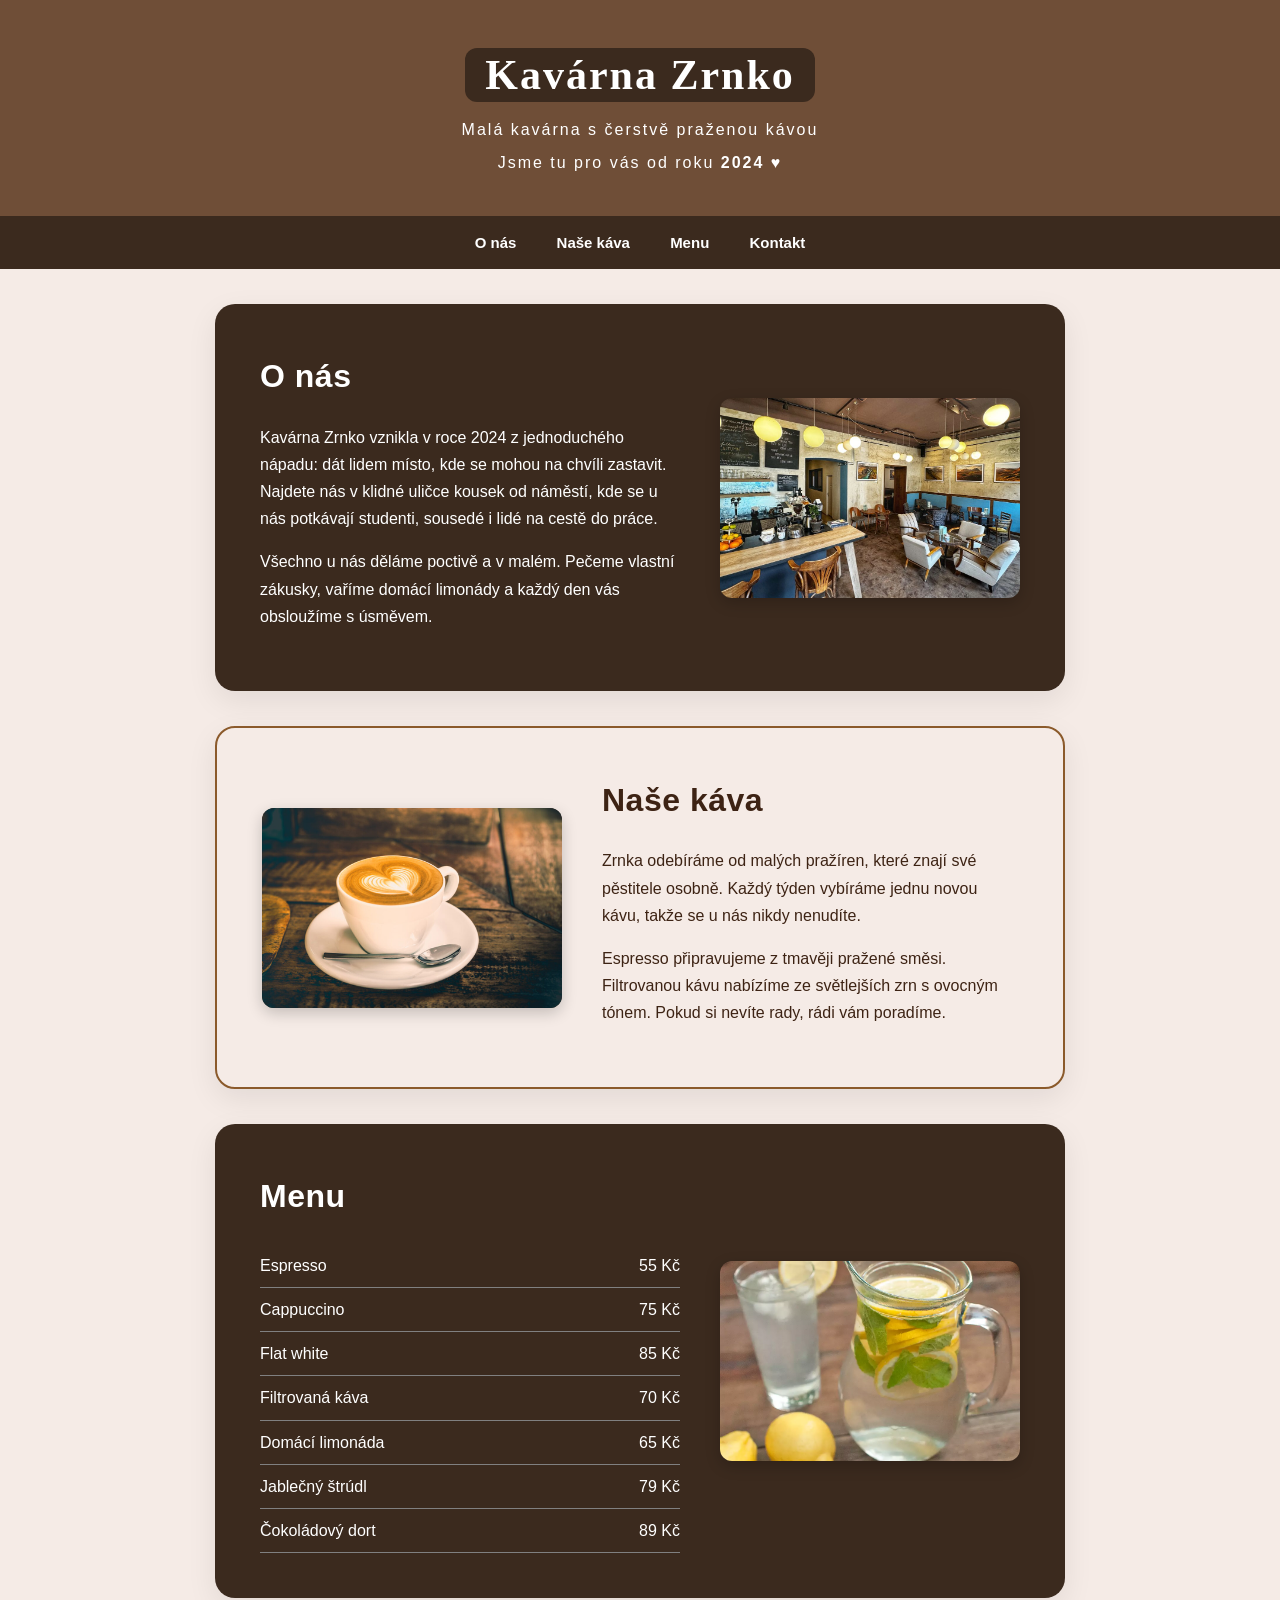
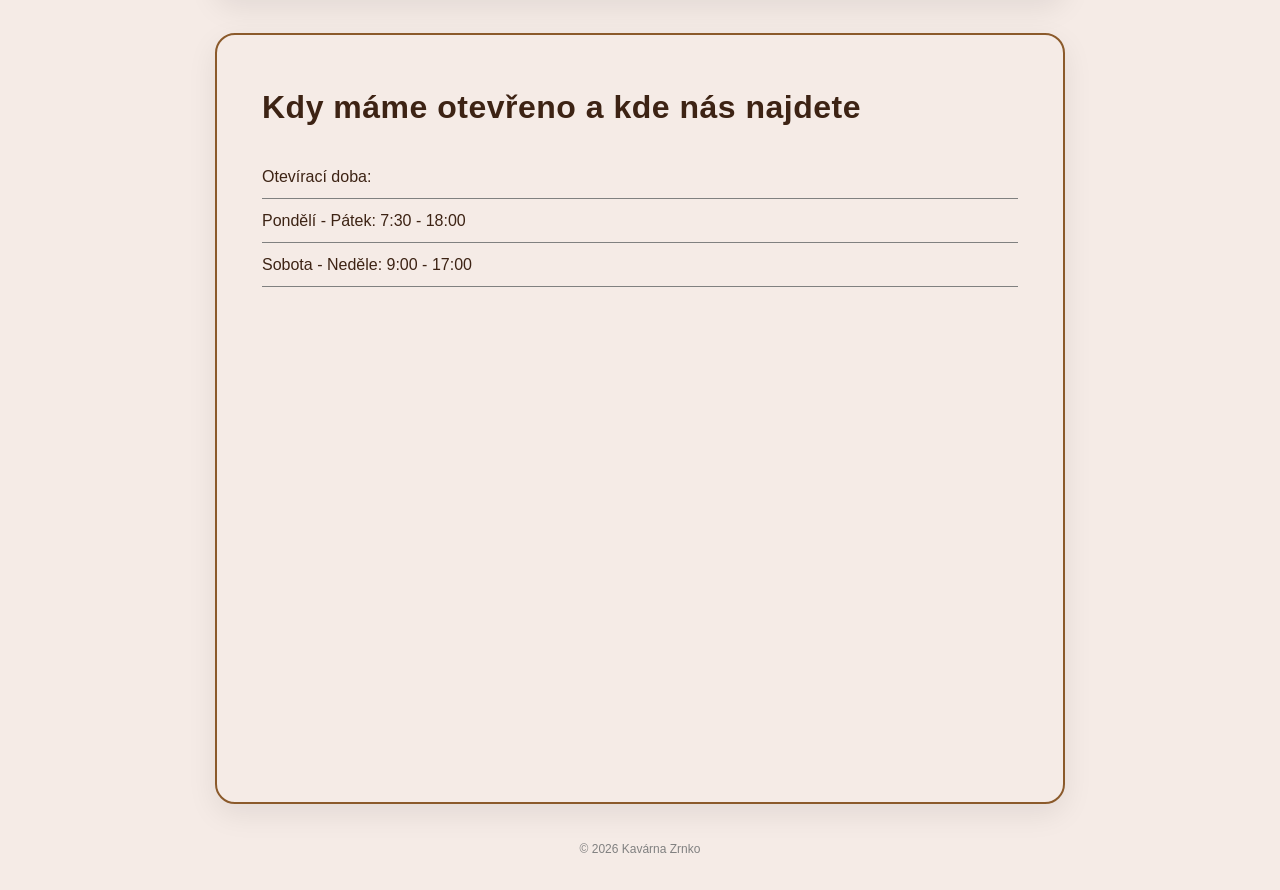
<file: index.html>
<!DOCTYPE html>
<html lang="cs">
<head>
    <meta charset="UTF-8">
    <meta name="viewport" content="width=device-width, initial-scale=1.0">
    <title>Kavárna Zrnko</title>
    <link rel="stylesheet" href="kavarna.css">
    <link rel="icon" type="image/x-icon" href="favicon.ico">

</head>
<body>
    <h1 id="header"><a href="index.html" aria-current="page">Kavárna Zrnko</a>  <span>Malá kavárna s čerstvě praženou kávou</span><span>Jsme tu pro vás od roku <b>2024</b> ♥ </span></h1>

    <div id="nav">
        <a href="o-nas.html">O nás</a>
        <a href="kava.html">Naše káva</a>
        <a href="menu.html">Menu</a>
        <a href="kontakt.html">Kontakt</a>
    </div>

    <div class="obsah">
        <div class="cerne" id="o-nas">
            <div class="kavarna-galerie vpravo">
                <img src="cafe-regner-kavarna-plzen.jpg" alt="Interiér kavárny 1">
                <img src="images.jpg" alt="Interiér kavárny 2">
                <img src="images (1).jpg" alt="Interiér kavárny 3">
            </div>
            <div class="text-blok">
                <h2>O nás</h2>
                <p>Kavárna Zrnko vznikla v roce 2024 z jednoduchého nápadu: dát lidem místo, kde se mohou na chvíli zastavit. Najdete nás v klidné uličce kousek od náměstí, kde se u nás potkávají studenti, sousedé i lidé na cestě do práce.</p>
                <p>Všechno u nás děláme poctivě a v malém. Pečeme vlastní zákusky, vaříme domácí limonády a každý den vás obsloužíme s úsměvem.</p>
            </div>
        </div>

        <div class="bile" id="kava">
            <div class="kavarna-galerie vlevo">
                <img src="cappuccino-1024x683.jpg" alt="Pražená káva 1">
                <img src="esspresso.jpg" alt="Pražená káva 2">
                <img src="Flat_white_sitting_on_a_table_af78d6b5-75ea-4f88-bec7-6505412042f8.jpg" alt="Pražená káva 3">
            </div>
            <div class="text-blok">
                <h2>Naše káva</h2>
                <p>Zrnka odebíráme od malých pražíren, které znají své pěstitele osobně. Každý týden vybíráme jednu novou kávu, takže se u nás nikdy nenudíte.</p>
                <p>Espresso připravujeme z tmavěji pražené směsi. Filtrovanou kávu nabízíme ze světlejších zrn s ovocným tónem. Pokud si nevíte rady, rádi vám poradíme.</p>
            </div>
        </div>

        <div class="cerne" id="menu">
            <div class="kavarna-galerie vpravo">
                <img src="domacilimo.jpg" alt="Zákusky na pultu 1">
                <img src="jablecnystrudl.jpg" alt="Zákusky na pultu 2">
                <img src="cokodort.jpg" alt="Zákusky na pultu 3">
            </div>
            <div class="text-blok">
                <h2>Menu</h2>
                <ul class="menu">
                    <li>Espresso <span class="cena">55 Kč</span></li>
                    <li>Cappuccino <span class="cena">75 Kč</span></li>
                    <li>Flat white <span class="cena">85 Kč</span></li>
                    <li>Filtrovaná káva <span class="cena">70 Kč</span></li>
                    <li>Domácí limonáda <span class="cena">65 Kč</span></li>
                    <li>Jablečný štrúdl <span class="cena">79 Kč</span></li>
                    <li>Čokoládový dort <span class="cena">89 Kč</span></li>
                </ul>
            </div>
        </div>

        <div class="bile" id="kontakt">
            <div class="text-blok">
                <h2>Kdy máme otevřeno a kde nás najdete</h2>
                <ul class="menu">
                    <li>Otevírací doba:</li>
                    <li>Pondělí - Pátek: 7:30 - 18:00</li>
                    <li>Sobota - Neděle: 9:00 - 17:00</li>
                </ul>
                <iframe src="https://www.google.com/maps/embed?pb=!1m18!1m12!1m3!1d2578.173548139766!2d13.375698860677913!3d49.745178259946506!2m3!1f0!2f0!3f0!3m2!1i1024!2i768!4f13.1!3m3!1m2!1s0x470af1e4db487197%3A0x66a3da1bcb39ab0f!2sCaf%C3%A9%20Regner!5e0!3m2!1scs!2scz!4v1792655511601!5m2!1scs!2scz" width="100%" height="450" style="border:0; margin-top:20px; display:block;" allowfullscreen="" loading="lazy" referrerpolicy="strict-origin-when-cross-origin"></iframe>
            </div>
        </div>
    </div>

    <p id="footer">&copy; 2026 Kavárna Zrnko</p>
</body>
</html>
<span><span>
</file>
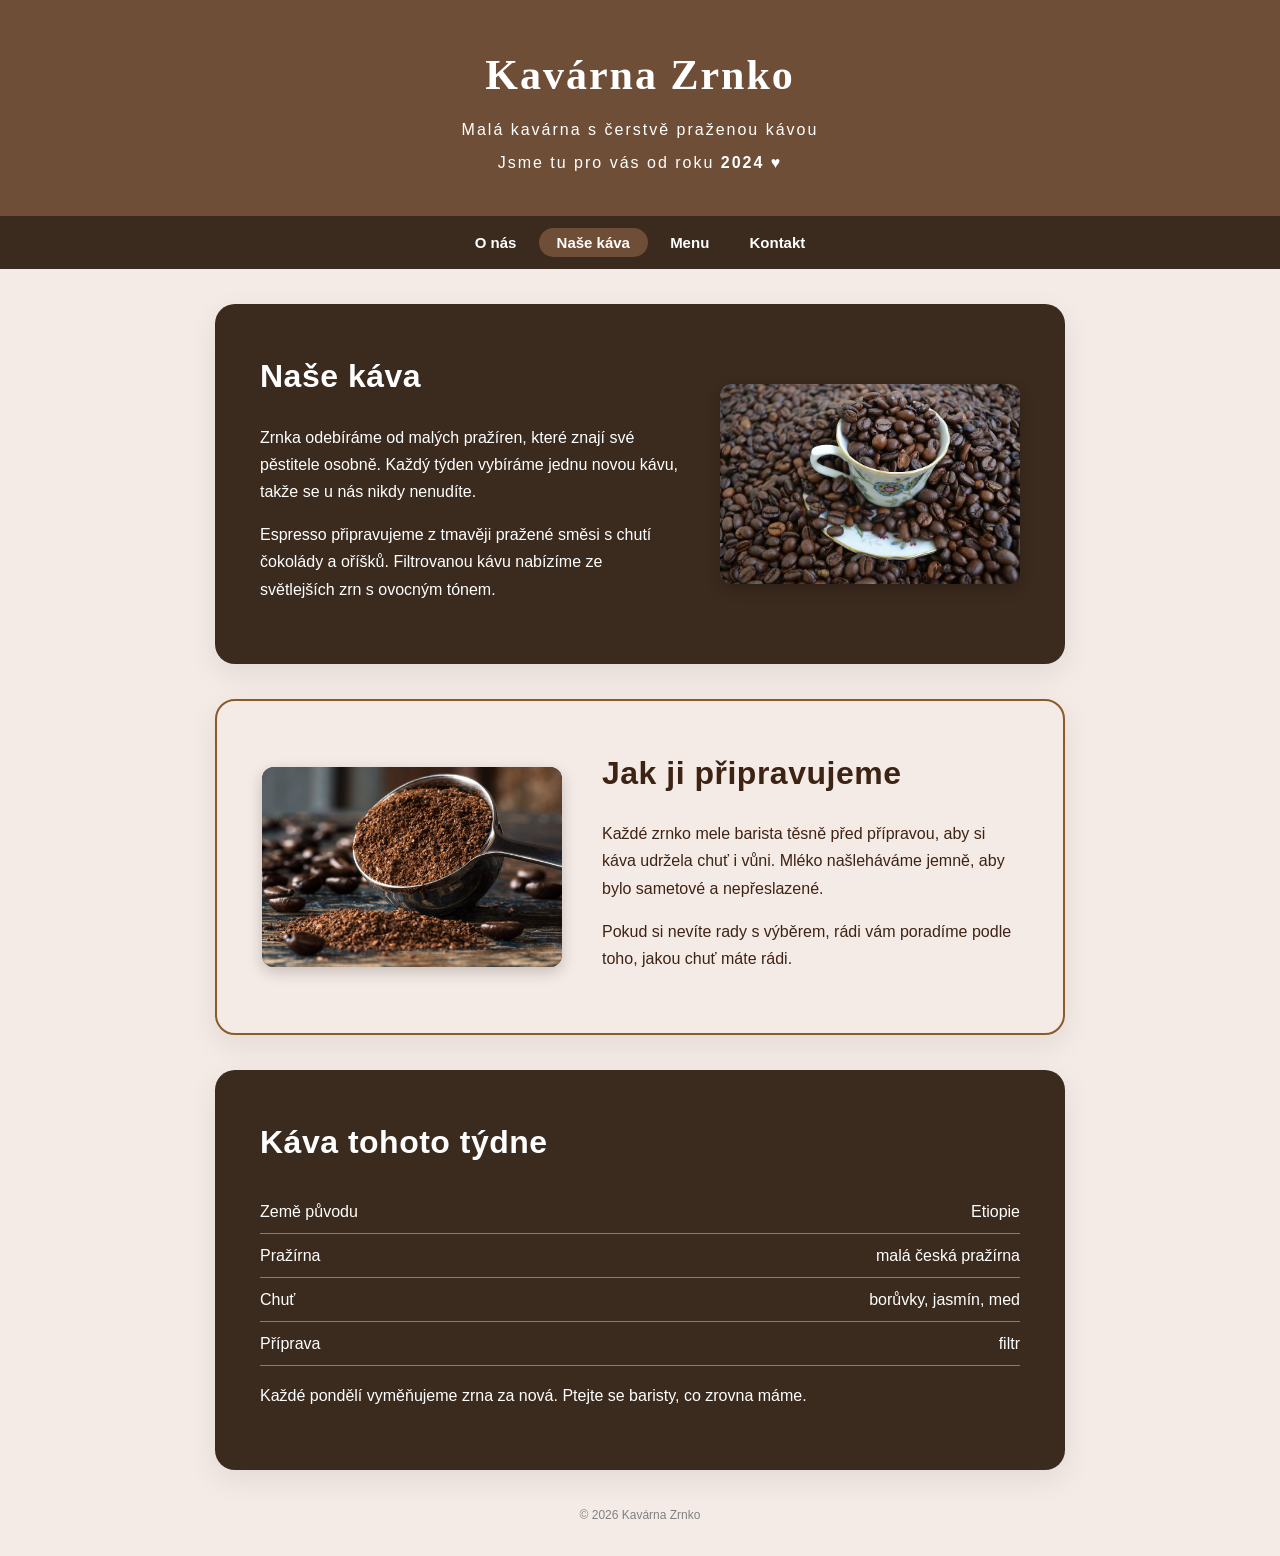
<file: kava.html>
<!DOCTYPE html>
<html lang="cs">
<head>
    <meta charset="UTF-8">
    <meta name="viewport" content="width=device-width, initial-scale=1.0">
    <title>Naše káva - Kavárna Zrnko</title>
    <link rel="stylesheet" href="kavarna.css">
    <link rel="icon" type="image/x-icon" href="favicon.ico">
</head>
<body>
    <h1 id="header"><a href="index.html">Kavárna Zrnko</a>  <span>Malá kavárna s čerstvě praženou kávou</span><span>Jsme tu pro vás od roku <b>2024</b> ♥ </span></h1>
    <div id="nav">
        <a href="o-nas.html">O nás</a>
        <a href="kava.html" aria-current="page">Naše káva</a>
        <a href="menu.html">Menu</a>
        <a href="kontakt.html">Kontakt</a>
    </div>

    <div class="obsah">
        <div class="cerne">
            <div class="kavarna-galerie vpravo">
                <img src="coffea-beans.jpg" alt="Pražená káva 1">
                <img src="Roasted_coffee_beans.jpg" alt="Pražená káva 2">
                <img src="filtrovana-kava-chemex.jpg" alt="Pražená káva 3">
            </div>
            <div class="text-blok">
                <h2>Naše káva</h2>
                <p>Zrnka odebíráme od malých pražíren, které znají své pěstitele osobně. Každý týden vybíráme jednu novou kávu, takže se u nás nikdy nenudíte.</p>
                <p>Espresso připravujeme z tmavěji pražené směsi s chutí čokolády a oříšků. Filtrovanou kávu nabízíme ze světlejších zrn s ovocným tónem.</p>
            </div>
        </div>

        <div class="bile">
            <div class="kavarna-galerie vlevo">
                <img src="namleta-kava.jpg" alt="Příprava kávy 1">
                <img src="šlehání-mléka-1024x683.jpg" alt="Příprava kávy 2">
                <img src="adrian-ordonez-ybrPsGLKX8o-unsplash-1.jpg" alt="Příprava kávy 3">
            </div>
            <div class="text-blok">
                <h2>Jak ji připravujeme</h2>
                <p>Každé zrnko mele barista těsně před přípravou, aby si káva udržela chuť i vůni. Mléko našleháváme jemně, aby bylo sametové a nepřeslazené.</p>
                <p>Pokud si nevíte rady s výběrem, rádi vám poradíme podle toho, jakou chuť máte rádi.</p>
            </div>
        </div>
        <div class="cerne">
            <div class="text-blok">
                <h2>Káva tohoto týdne</h2>
                <ul class="menu">
                    <li>Země původu <span class="cena">Etiopie</span></li>
                    <li>Pražírna <span class="cena">malá česká pražírna</span></li>
                    <li>Chuť <span class="cena">borůvky, jasmín, med</span></li>
                    <li>Příprava <span class="cena">filtr</span></li>
                </ul>
                <p>Každé pondělí vyměňujeme zrna za nová. Ptejte se baristy, co zrovna máme.</p>
            </div>
        </div>

    </div>

    <p id="footer">&copy; 2026 Kavárna Zrnko</p>
</body>
</html>
</file>
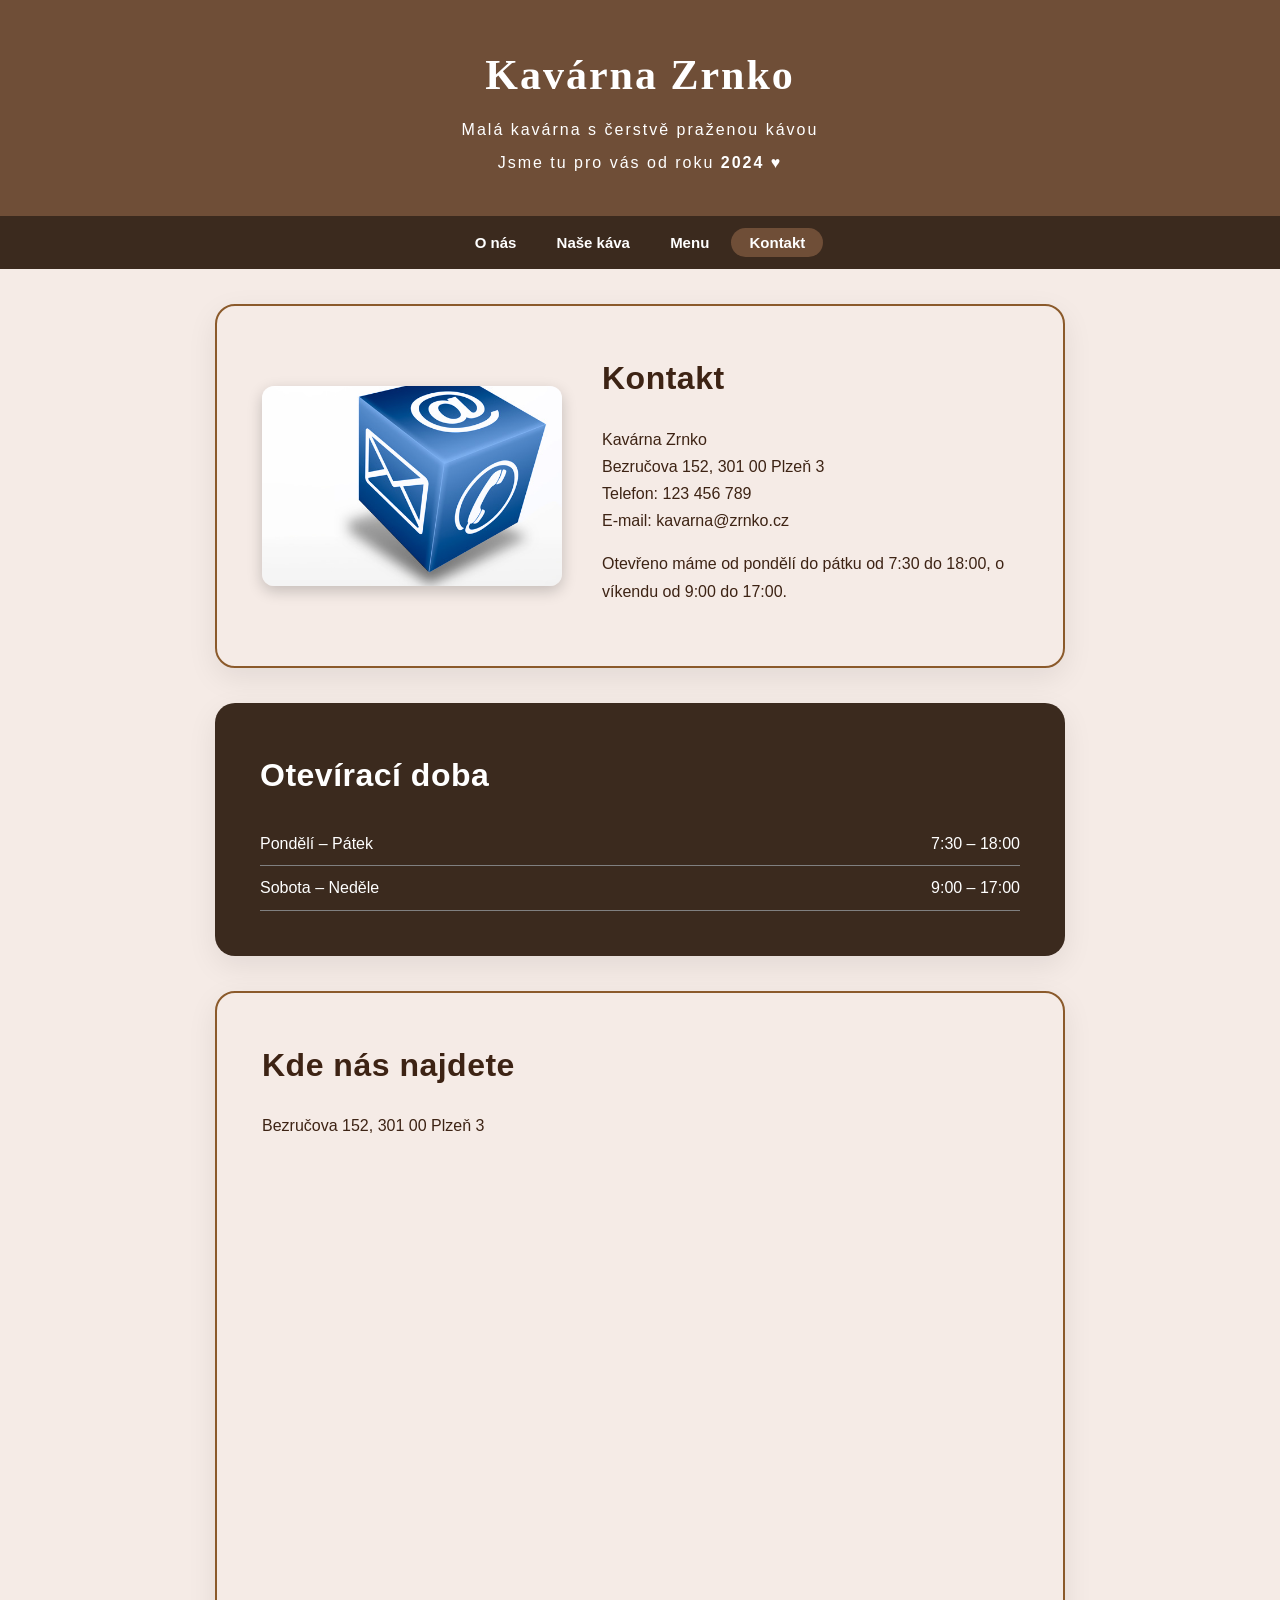
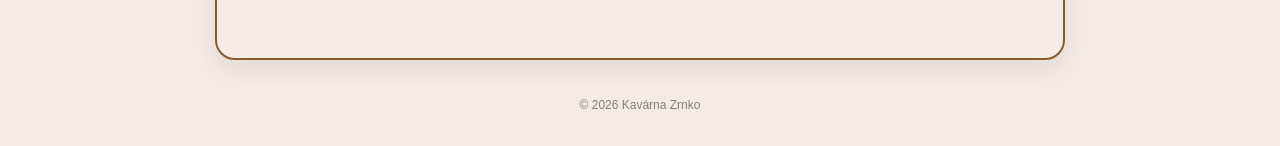
<file: kontakt.html>
<!DOCTYPE html>
<html lang="cs">
<head>
    <meta charset="UTF-8">
    <meta name="viewport" content="width=device-width, initial-scale=1.0">
    <title>Kontakt - Kavárna Zrnko</title>
    <link rel="stylesheet" href="kavarna.css">
</head>
<body>
    <h1 id="header"><a href="index.html">Kavárna Zrnko</a>  <span>Malá kavárna s čerstvě praženou kávou</span><span>Jsme tu pro vás od roku <b>2024</b> ♥ </span></h1>

    <div id="nav">
        <a href="o-nas.html">O nás</a>
        <a href="kava.html">Naše káva</a>
        <a href="menu.html">Menu</a>
        <a href="kontakt.html" aria-current="page">Kontakt</a>
    </div>

    <div class="obsah">
        <div class="bile">
            <img class="obrazek" src="Kontakt.jpg" alt="Vchod do kavárny">
            <div class="text-blok">
                <h2>Kontakt</h2>
                <p>Kavárna Zrnko<br>Bezručova 152, 301 00 Plzeň 3<br>Telefon: 123 456 789<br>E-mail: kavarna@zrnko.cz</p>
                <p>Otevřeno máme od pondělí do pátku od 7:30 do 18:00, o víkendu od 9:00 do 17:00.</p>
            </div>
        </div>

        <div class="cerne">
            <div class="text-blok">
                <h2>Otevírací doba</h2>
                <ul class="menu">
                    <li>Pondělí – Pátek <span class="cena">7:30 – 18:00</span></li>
                    <li>Sobota – Neděle <span class="cena">9:00 – 17:00</span></li>
                </ul>
            </div>
        </div>

        <div class="bile">
            <div class="text-blok">
                <h2>Kde nás najdete</h2>
                <p>Bezručova 152, 301 00 Plzeň 3</p>
                <iframe src="https://www.google.com/maps/embed?pb=!1m18!1m12!1m3!1d2578.173548139766!2d13.375698860677913!3d49.745178259946506!2m3!1f0!2f0!3f0!3m2!1i1024!2i768!4f13.1!3m3!1m2!1s0x470af1e4db487197%3A0x66a3da1bcb39ab0f!2sCaf%C3%A9%20Regner!5e0!3m2!1scs!2scz!4v1792655511601!5m2!1scs!2scz" width="100%" height="450" style="border:0;" allowfullscreen="" loading="lazy" referrerpolicy="strict-origin-when-cross-origin"></iframe>
            </div>
        </div>
    </div>

    <p id="footer">&copy; 2026 Kavárna Zrnko</p>
</body>
</html>
</file>
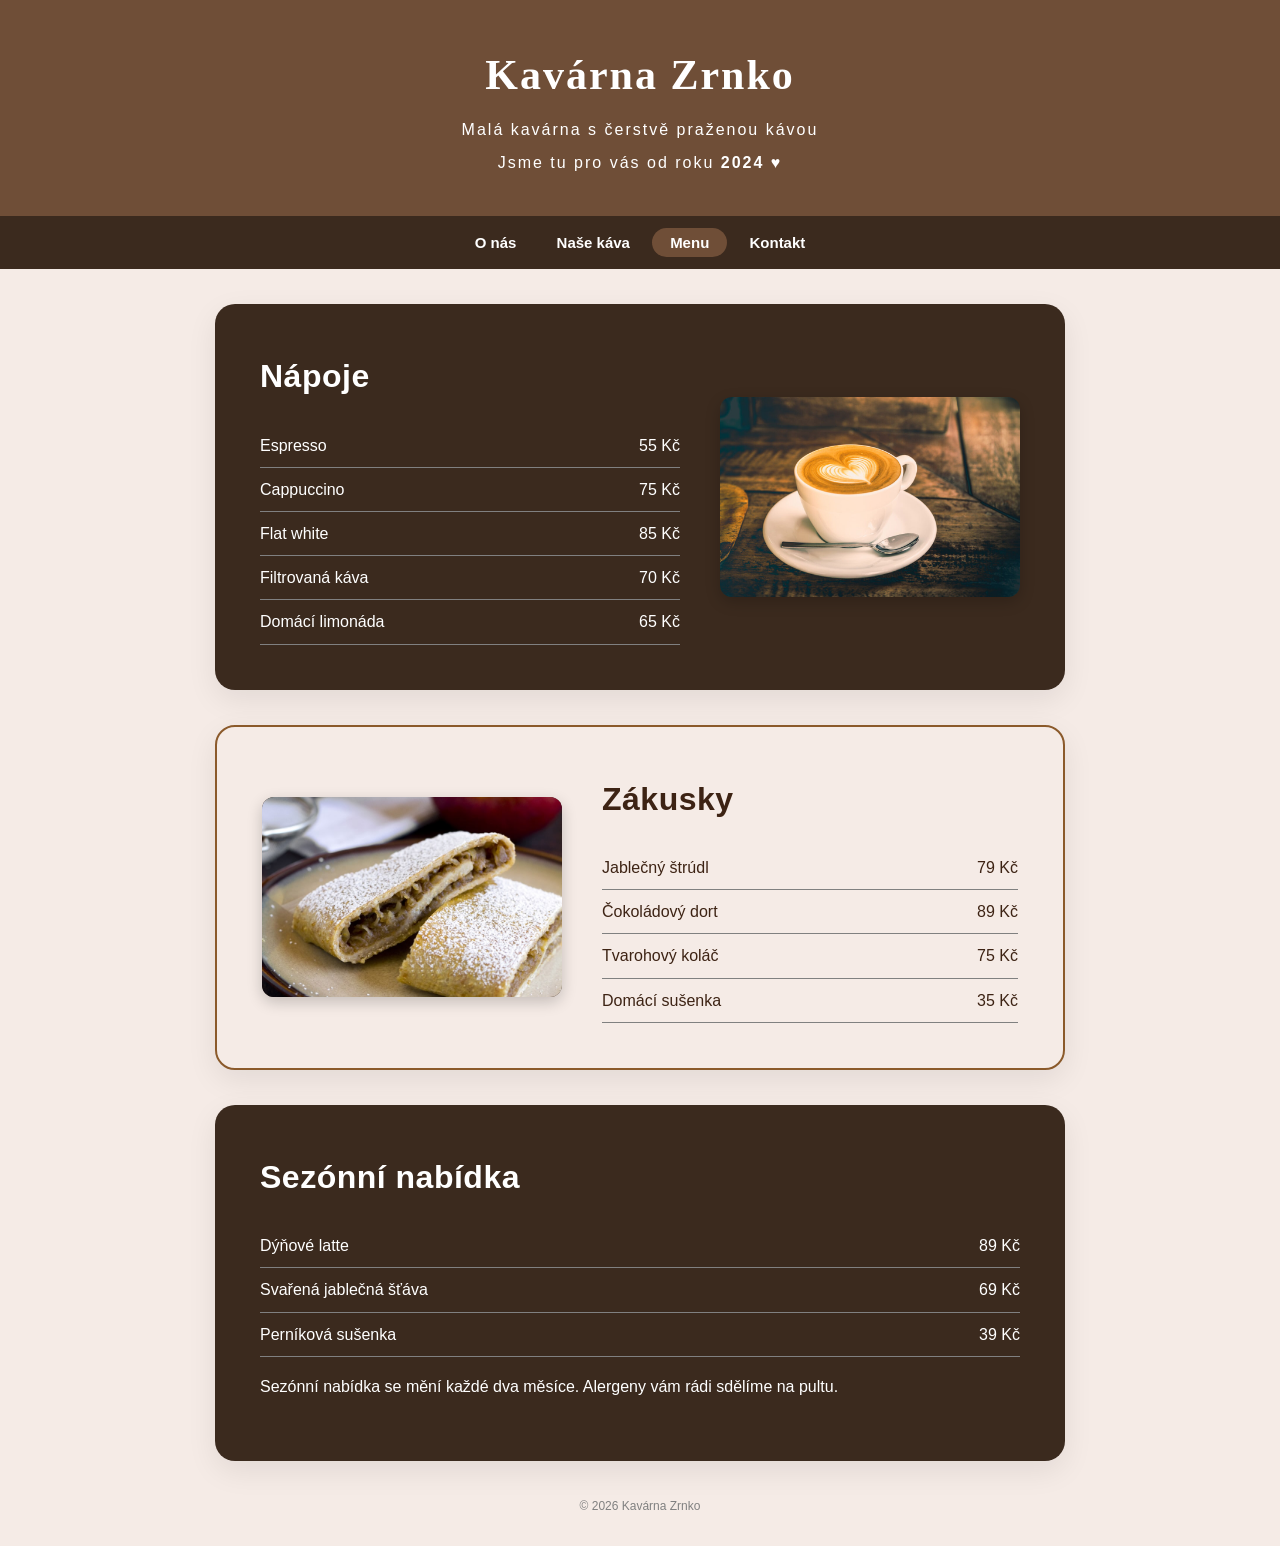
<file: menu.html>
<!DOCTYPE html>
<html lang="cs">
<head>
    <meta charset="UTF-8">
    <meta name="viewport" content="width=device-width, initial-scale=1.0">
    <title>Menu - Kavárna Zrnko</title>
    <link rel="stylesheet" href="kavarna.css">
    <link rel="icon" type="image/x-icon" href="favicon.ico">
</head>
<body>
    <h1 id="header"><a href="index.html">Kavárna Zrnko</a>  <span>Malá kavárna s čerstvě praženou kávou</span><span>Jsme tu pro vás od roku <b>2024</b> ♥ </span></h1>

    <div id="nav">
        <a href="o-nas.html">O nás</a>
        <a href="kava.html">Naše káva</a>
        <a href="menu.html" aria-current="page">Menu</a>
        <a href="kontakt.html">Kontakt</a>
    </div>

    <div class="obsah">
        <div class="cerne">
            <div class="kavarna-galerie vpravo">
                <img src="cappuccino-1024x683.jpg" alt="Šálek kávy 1">
                <img src="espresso.jpg" alt="Šálek kávy 2">
                <img src="domacilimo.jpg" alt="Šálek kávy 3">
            </div>
            <div class="text-blok">
                <h2>Nápoje</h2>
                <ul class="menu">
                    <li>Espresso <span class="cena">55 Kč</span></li>
                    <li>Cappuccino <span class="cena">75 Kč</span></li>
                    <li>Flat white <span class="cena">85 Kč</span></li>
                    <li>Filtrovaná káva <span class="cena">70 Kč</span></li>
                    <li>Domácí limonáda <span class="cena">65 Kč</span></li>
                </ul>
            </div>
        </div>

        <div class="bile">
            <div class="kavarna-galerie vlevo">
                <img src="jablecnystrudl.jpg" alt="Zákusky na pultu 1">
                <img src="cokodort.jpg" alt="Zákusky na pultu 2">
                <img src="1132x637-20161115095819-dvoubarevny-tvarohovy-kolac-krajcovicova.jpg" alt="Zákusky na pultu 3">
            </div>
            <div class="text-blok">
                <h2>Zákusky</h2>
                <ul class="menu">
                    <li>Jablečný štrúdl <span class="cena">79 Kč</span></li>
                    <li>Čokoládový dort <span class="cena">89 Kč</span></li>
                    <li>Tvarohový koláč <span class="cena">75 Kč</span></li>
                    <li>Domácí sušenka <span class="cena">35 Kč</span></li>
                </ul>
            </div>
        </div>
        <div class="cerne">
            <div class="text-blok">
                <h2>Sezónní nabídka</h2>
                <ul class="menu">
                    <li>Dýňové latte <span class="cena">89 Kč</span></li>
                    <li>Svařená jablečná šťáva <span class="cena">69 Kč</span></li>
                    <li>Perníková sušenka <span class="cena">39 Kč</span></li>
                </ul>
                <p>Sezónní nabídka se mění každé dva měsíce. Alergeny vám rádi sdělíme na pultu.</p>
            </div>
        </div>

    </div>

    <p id="footer">&copy; 2026 Kavárna Zrnko</p>
</body>
</html>
</file>
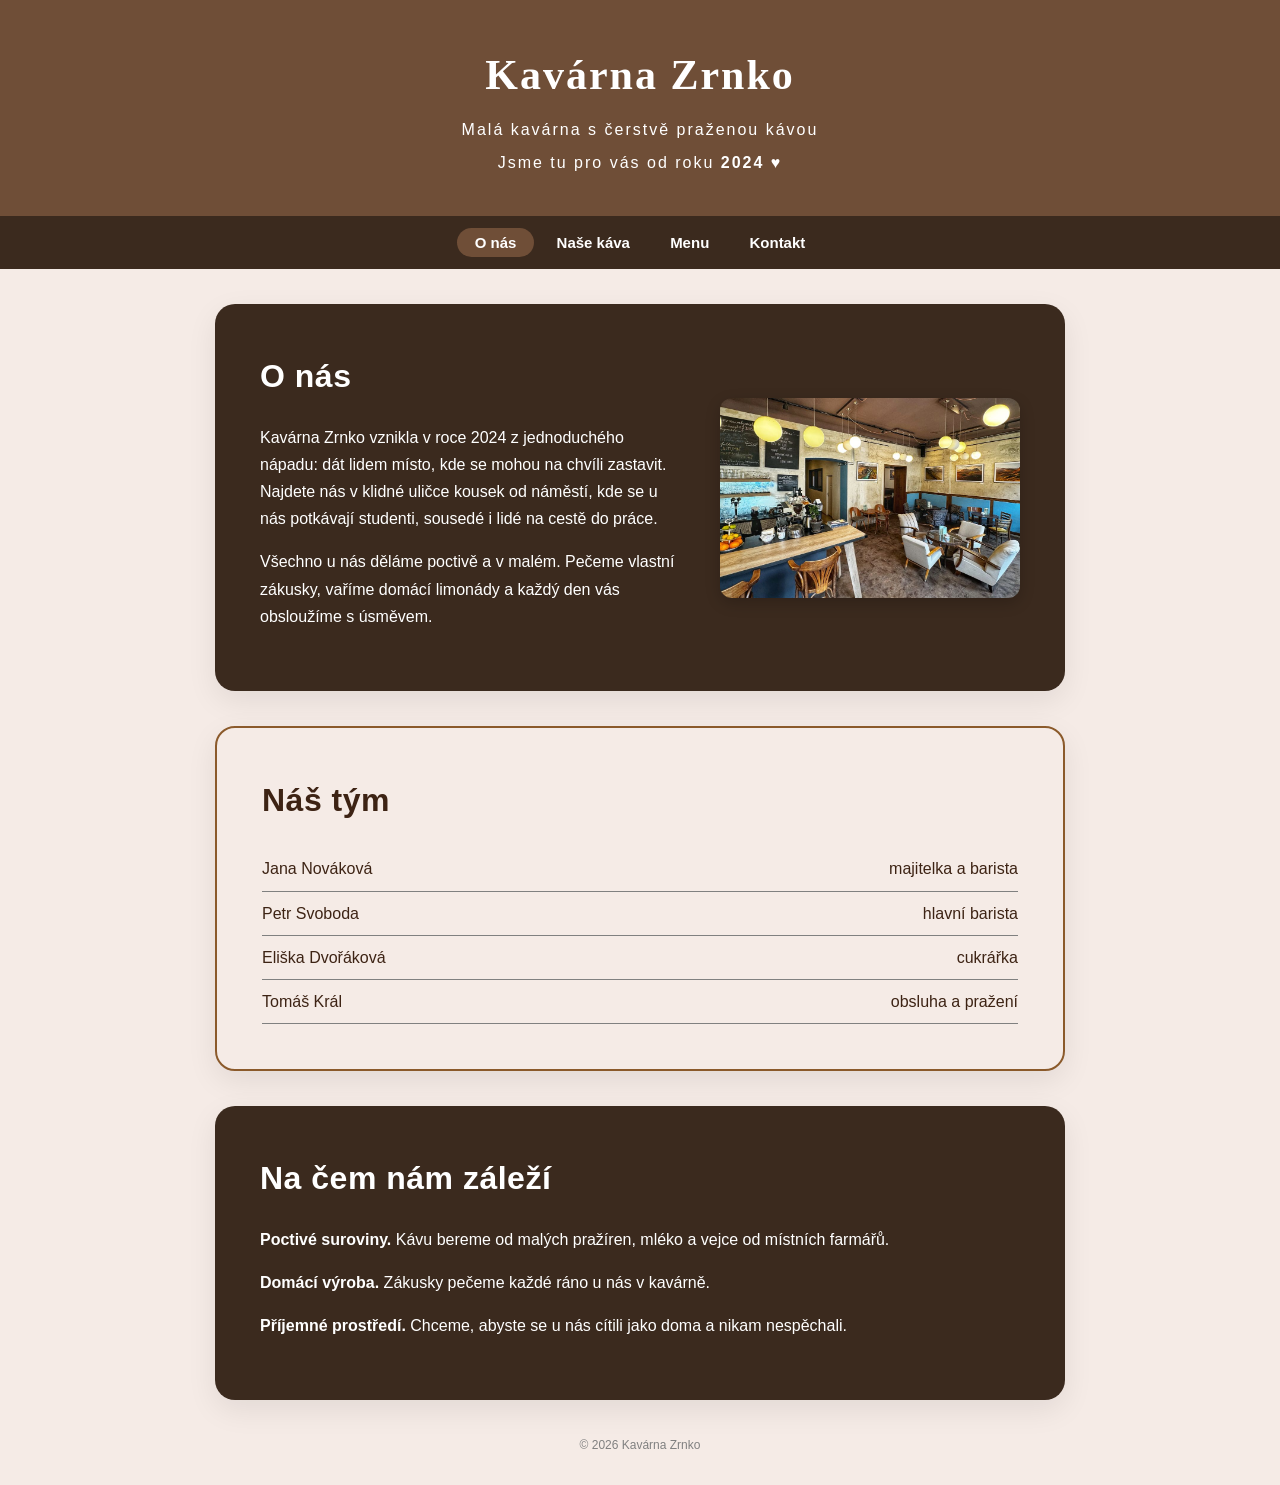
<file: o-nas.html>
<!DOCTYPE html>
<html lang="cs">
<head>
    <meta charset="UTF-8">
    <meta name="viewport" content="width=device-width, initial-scale=1.0">
    <title>O nás - Kavárna Zrnko</title>
    <link rel="stylesheet" href="kavarna.css">
    <link rel="icon" type="image/x-icon" href="favicon.ico">
</head>
<body>
    <h1 id="header"><a href="index.html">Kavárna Zrnko</a>  <span>Malá kavárna s čerstvě praženou kávou</span><span>Jsme tu pro vás od roku <b>2024</b> ♥ </span></h1>

    <div id="nav">
        <a href="o-nas.html" aria-current="page">O nás</a>
        <a href="kava.html">Naše káva</a>
        <a href="menu.html">Menu</a>
        <a href="kontakt.html">Kontakt</a>
    </div>

    <div class="obsah">
        <div class="cerne">
            <div class="kavarna-galerie vpravo">
                <img src="cafe-regner-kavarna-plzen.jpg" alt="Interiér kavárny 1">
                <img src="images (67).jpg" alt="Interiér kavárny 2">
                <img src="1280x960_13782_2.jpg" alt="Interiér kavárny 3">
            </div>
            <div class="text-blok">
                <h2>O nás</h2>
                <p>Kavárna Zrnko vznikla v roce 2024 z jednoduchého nápadu: dát lidem místo, kde se mohou na chvíli zastavit. Najdete nás v klidné uličce kousek od náměstí, kde se u nás potkávají studenti, sousedé i lidé na cestě do práce.</p>
                <p>Všechno u nás děláme poctivě a v malém. Pečeme vlastní zákusky, vaříme domácí limonády a každý den vás obsloužíme s úsměvem.</p>
            </div>
        </div>
        <div class="bile">
            <div class="text-blok">
                <h2>Náš tým</h2>
                <ul class="menu">
                    <li>Jana Nováková <span class="cena">majitelka a barista</span></li>
                    <li>Petr Svoboda <span class="cena">hlavní barista</span></li>
                    <li>Eliška Dvořáková <span class="cena">cukrářka</span></li>
                    <li>Tomáš Král <span class="cena">obsluha a pražení</span></li>
                </ul>
            </div>
        </div>

        <div class="cerne">
            <div class="text-blok">
                <h2>Na čem nám záleží</h2>
                <p><b>Poctivé suroviny.</b> Kávu bereme od malých pražíren, mléko a vejce od místních farmářů.</p>
                <p><b>Domácí výroba.</b> Zákusky pečeme každé ráno u nás v kavárně.</p>
                <p><b>Příjemné prostředí.</b> Chceme, abyste se u nás cítili jako doma a nikam nespěchali.</p>
            </div>
        </div>

    </div>

    <p id="footer">&copy; 2026 Kavárna Zrnko</p>
</body>
</html>
</file>
<file: kavarna.css>
body {
    font-family: "Plus Jakarta Sans", sans-serif;
    line-height: 1.7;
    margin: 0;
    background-color: #F5EBE6;
    color: #3d2314;
}

#header {
    margin: 0;
    padding: 40px 20px;
    background-color: #6f4e37;
    color: white;
    text-align: center;
    font-family: "DM Serif Display", serif;
    font-size: 42px;
    font-weight: 900;
    letter-spacing: 2px;
    text-decoration: none;

}
#header a {
    color: white;
    text-decoration: none;
}

#header a:hover {
    text-decoration: underline;
    text-underline-offset: 8px;
}

#header a[aria-current="page"] {
    background-color: #3b2a1e;
    border-radius: 12px;
    padding: 4px 20px;
}
   


#header span {
    display: block;
    font-size: 16px;
    font-weight: 400;
    font-style: none;
    margin-top: 5px;
    margin-bottom: 0px;
    font-family: "Plus Jakarta Sans", sans-serif;
}

#nav {
    background-color: #3b2a1e;
    padding: 14px;
    text-align: center;
    font-size: 15px;
}

#nav a {
    color: white;
    text-decoration: none;
    padding: 0 18px;
    font-weight: 700;
}
#nav a:visited {
    color: white;
    text-decoration: none;
    padding: 0 18px;
    font-weight: 700;
}

#nav a:hover {
    text-decoration: underline;
}

#nav a[aria-current="page"] {
    background-color: #6f4e37;
    border-radius: 20px;
    padding: 6px 18px;
}

.obsah {
    max-width: 850px;
    margin: auto;
    padding: 0 15px;
}

.cerne,
.bile {
    padding: 45px;
    margin: 35px 0;
    border-radius: 20px;
    display: flex;
    align-items: center;
    gap: 40px;
    box-shadow: 0 10px 30px rgba(0, 0, 0, 0.08);
    transition: padding 0.3s ease, box-shadow 0.3s ease;
}

.cerne:hover,
.bile:hover {
    padding-top: 65px;
    padding-bottom: 65px;
    box-shadow: 0 20px 45px rgba(0, 0, 0, 0.25);
}

.cerne {
    background-color: #3b2a1e;
    color: white;
}

.bile {
    background-color: #F5EBE6;
    color: #3d2314;
    border: 2px solid #8b5a2b;
}

.text-blok {
    flex: 1;
}

.cerne h2,
.bile h2 {
    font-family: "Plus Jakarta Sans", sans-serif;
    font-size: 32px;
    margin-top: 0;
    margin-bottom: 20px;
    font-weight: 700;
    letter-spacing: 0.5px;
}

.vlevo {
    order: 0;
}

.vpravo {
    order: 1;
}

.kavarna-galerie {
    position: relative;
    width: 300px;
    height: 200px;
    border-radius: 12px;
    overflow: hidden;
    z-index: 1;
    flex-shrink: 0;
    background-color: #3b2a1e;
    box-shadow: 0 5px 15px rgba(0, 0, 0, 0.2);
    transition: transform 0.3s ease, box-shadow 0.3s ease;
}

.kavarna-galerie:hover {
    transform: scale(1.2);
    box-shadow: 0 20px 40px rgba(0, 0, 0, 0.6);
    z-index: 10;
}

.kavarna-galerie img {
    position: absolute;
    top: 0;
    left: 0;
    width: 100%;
    height: 100%;
    object-fit: cover;
    opacity: 0;
}

.kavarna-galerie img:first-child {
    opacity: 1;
}

.kavarna-galerie:hover img {
    animation: prolinaniFotek 9s infinite ease-in-out;
}

.kavarna-galerie:hover img:nth-child(1) {
    animation-delay: 0s;
}

.kavarna-galerie:hover img:nth-child(2) {
    animation-delay: -6s;
}

.kavarna-galerie:hover img:nth-child(3) {
    animation-delay: -3s;
}

@keyframes prolinaniFotek {
    0%, 27% {
        opacity: 1;
    }
    33.33%, 94% {
        opacity: 0;
    }
    100% {
        opacity: 1;
    }
}

.obrazek {
    width: 300px;
    height: 200px;
    object-fit: cover;
    border-radius: 12px;
    flex-shrink: 0;
    box-shadow: 0 5px 15px rgba(0, 0, 0, 0.2);
}

.menu {
    list-style: none;
    padding: 0;
    margin: 0;
}

.menu li {
    padding: 8px 0;
    border-bottom: 1px solid grey;
}

.cena {
    float: right;
}

#footer {
    font-size: 12px;
    color: grey;
    text-align: center;
    margin-bottom: 30px;
}

@media (max-width: 768px) {
    .cerne,
    .bile {
        flex-direction: column;
        gap: 30px;
        padding: 30px;
    }

    .cerne:hover,
    .bile:hover {
        padding: 30px;
    }

    .vlevo,
    .vpravo {
        order: -1;
    }

    .kavarna-galerie {
        width: 100%;
        height: 230px;
    }

    .kavarna-galerie:hover {
        transform: none;
    }

    .obrazek {
        width: 100%;
        height: 230px;
    }
}
</file>
